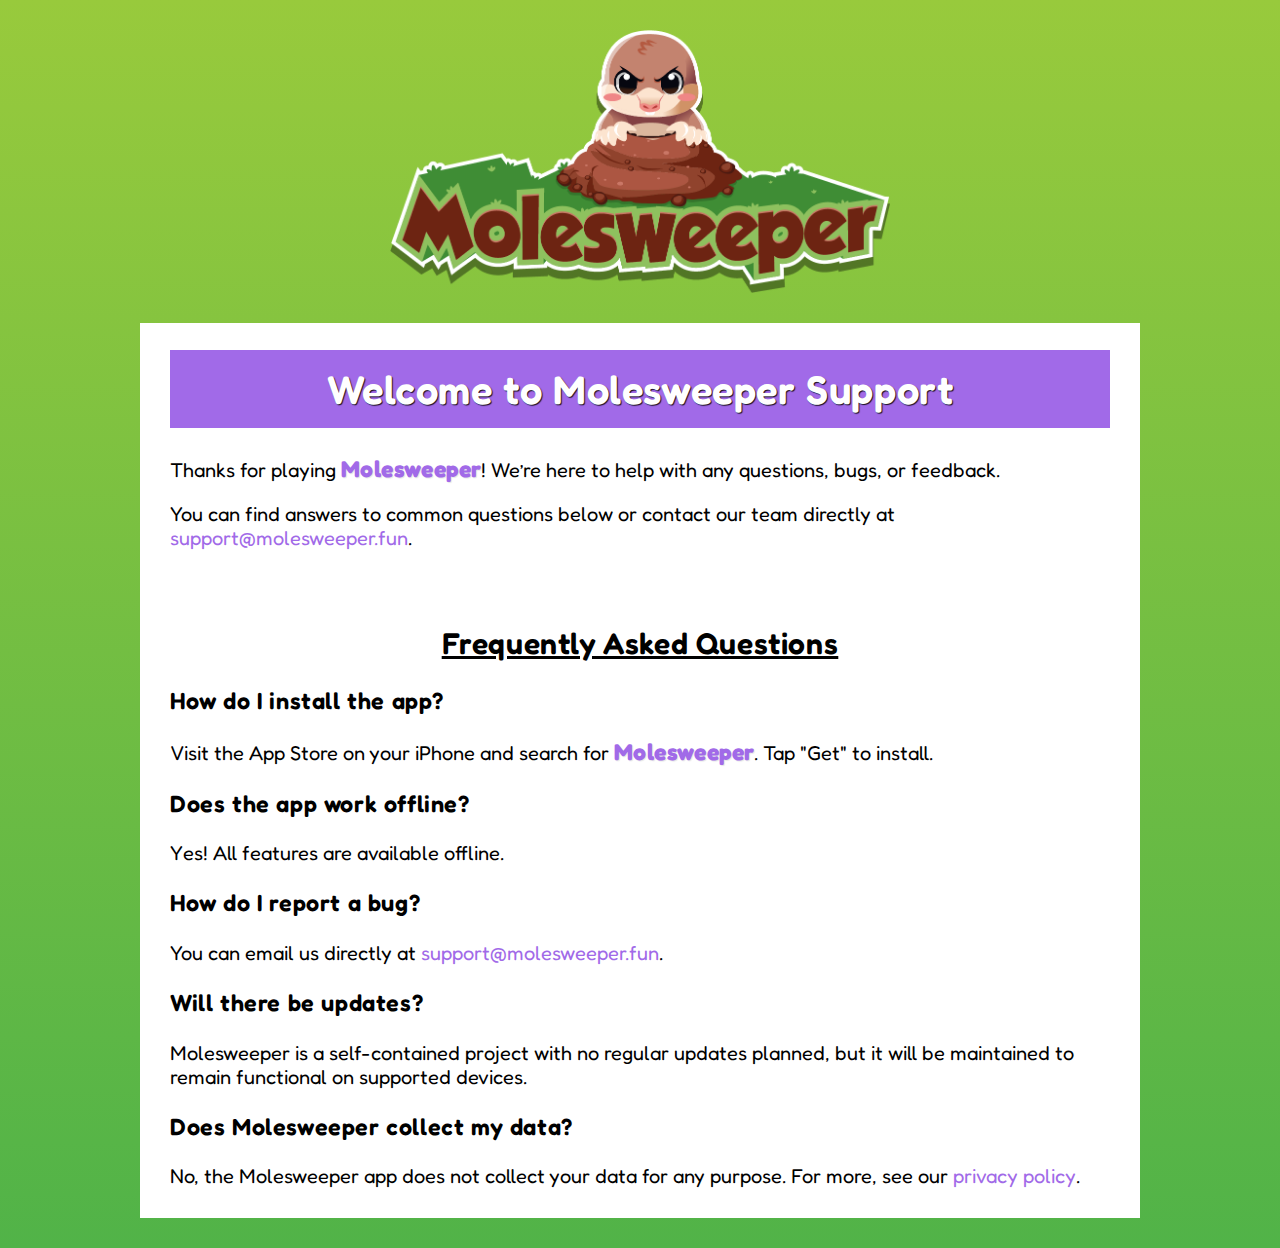
<file: index.html>
<!DOCTYPE html>
<html lang="en">
    <head>
        <meta charset="UTF-8" />
        <meta name="viewport" content="width=device-width, initial-scale=1.0" />
        <title>Molesweeper Support</title>
        <link
            rel="apple-touch-icon"
            sizes="180x180"
            href="/apple-touch-icon.png"
        />
        <link
            rel="icon"
            type="image/png"
            sizes="32x32"
            href="/favicon-32x32.png"
        />
        <link
            rel="icon"
            type="image/png"
            sizes="16x16"
            href="/favicon-16x16.png"
        />
        <link rel="manifest" href="/site.webmanifest" />
        <link rel="preconnect" href="https://fonts.googleapis.com" />
        <link rel="preconnect" href="https://fonts.gstatic.com" crossorigin />
        <link
            href="https://fonts.googleapis.com/css2?family=Fredoka:wght@300..700&display=swap"
            rel="stylesheet"
        />
        <link rel="stylesheet" href="/main.css" />
    </head>
    <body>
        <header>
            <img
                srcset="
                    /img/logo/molesweeper-logo.webp,
                    /img/logo/molesweeper-logo@2x.webp 2x,
                    /img/logo/molesweeper-logo@3x.webp 3x,
                    /img/logo/molesweeper-logo@4x.webp 4x
                "
                alt="Molesweeper logo"
                class="logo"
            />
        </header>
        <main class="content-container">
            <div class="content">
                <section class="landing">
                    <h1>Welcome to Molesweeper Support</h1>
                    <p>
                        Thanks for playing
                        <b class="emphasized">Molesweeper</b>! We’re here to
                        help with any questions, bugs, or feedback.
                    </p>
                    <p>
                        You can find answers to common questions below or
                        contact our team directly at <span id="em-ad-1"></span>.
                    </p>
                </section>
                <section class="faq">
                    <h2>Frequently Asked Questions</h2>
                    <article>
                        <h3>How do I install the app?</h3>
                        <p>
                            Visit the App Store on your iPhone and search for
                            <b class="emphasized">Molesweeper</b>. Tap "Get" to
                            install.
                        </p>
                    </article>
                    <article>
                        <h3>Does the app work offline?</h3>
                        <p>Yes! All features are available offline.</p>
                    </article>
                    <article>
                        <h3>How do I report a bug?</h3>
                        <p>
                            You can email us directly at
                            <span id="em-ad-2"></span>.
                        </p>
                    </article>
                    <article>
                        <h3>Will there be updates?</h3>
                        <p>
                            Molesweeper is a self-contained project with no
                            regular updates planned, but it will be maintained
                            to remain functional on supported devices.
                        </p>
                    </article>
                    <article>
                        <h3>Does Molesweeper collect my data?</h3>
                        <p>
                            No, the Molesweeper app does not collect your data
                            for any purpose. For more, see our
                            <a href="privacy.html">privacy policy</a>.
                        </p>
                    </article>
                </section>
            </div>
        </main>
    </body>
    <script src="/js/emailInjector.js"></script>
</html>
</file>
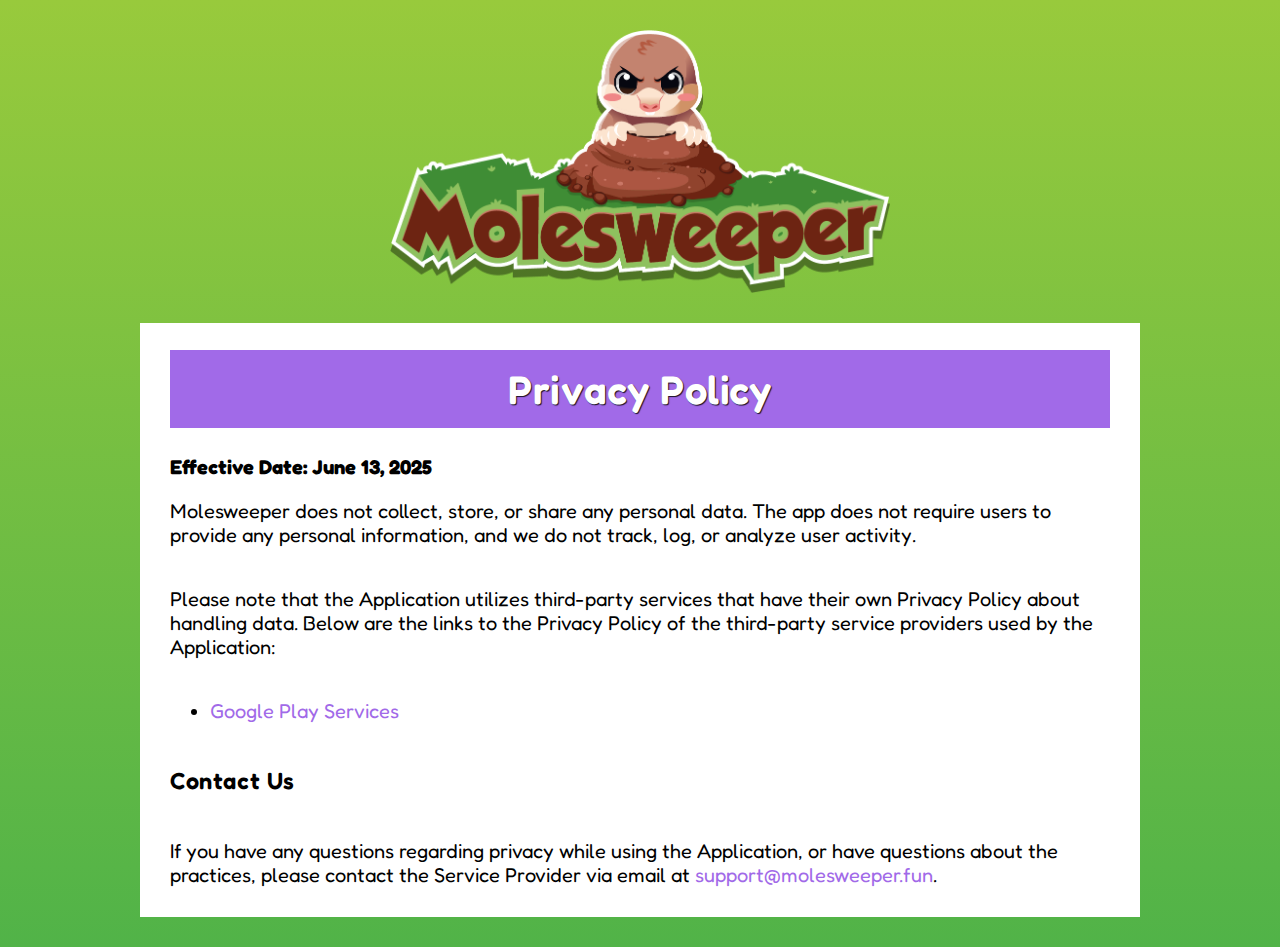
<file: privacy.html>
<!DOCTYPE html>
<html>
    <head>
        <meta charset="UTF-8" />
        <meta name="viewport" content="width=device-width, initial-scale=1.0" />
        <title>Molesweeper Privacy Policy</title>
        <link
            rel="apple-touch-icon"
            sizes="180x180"
            href="/apple-touch-icon.png"
        />
        <link
            rel="icon"
            type="image/png"
            sizes="32x32"
            href="/favicon-32x32.png"
        />
        <link
            rel="icon"
            type="image/png"
            sizes="16x16"
            href="/favicon-16x16.png"
        />
        <link rel="manifest" href="/site.webmanifest" />
        <link rel="preconnect" href="https://fonts.googleapis.com" />
        <link rel="preconnect" href="https://fonts.gstatic.com" crossorigin />
        <link
            href="https://fonts.googleapis.com/css2?family=Fredoka:wght@300..700&display=swap"
            rel="stylesheet"
        />
        <link rel="stylesheet" href="/main.css" />
    </head>
    <body>
        <header>
            <img
                srcset="
                    /img/logo/molesweeper-logo.webp,
                    /img/logo/molesweeper-logo@2x.webp 2x,
                    /img/logo/molesweeper-logo@3x.webp 3x,
                    /img/logo/molesweeper-logo@4x.webp 4x
                "
                alt="Molesweeper logo"
                class="logo"
            />
        </header>
        <main class="content-container">
            <div class="content">
                <h1>Privacy Policy</h1>
                <b>Effective Date: June 13, 2025</b>
                <p>
                    Molesweeper does not collect, store, or share any personal
                    data. The app does not require users to provide any personal
                    information, and we do not track, log, or analyze user
                    activity.
                </p>

                <p>
                    Please note that the Application utilizes third-party
                    services that have their own Privacy Policy about handling
                    data. Below are the links to the Privacy Policy of the
                    third-party service providers used by the Application:
                </p>
                <ul>
                    <li>
                        <a
                            href="https://www.google.com/policies/privacy/"
                            target="_blank"
                            rel="noopener noreferrer"
                            >Google Play Services</a
                        >
                    </li>
                    <!----><!----><!----><!----><!----><!----><!----><!----><!----><!----><!----><!----><!----><!----><!----><!----><!----><!----><!----><!----><!----><!----><!----><!----><!----><!----><!----><!----><!----><!----><!---->
                </ul>
                <h3>Contact Us</h3>
                <p>
                    If you have any questions regarding privacy while using the
                    Application, or have questions about the practices, please
                    contact the Service Provider via email at
                    <span id="em-ad-3"></span>.
                </p>
            </div>
        </main>
    </body>
    <script src="/js/emailInjectorPrivacy.js"></script>
</html>
</file>
<file: main.css>
:root {
    --light-green: #98ca3c;
    --dark-green: #51b348;
    --light-purple: #a16ae8;
    font-family: "Fredoka";
    font-size: 1.25rem;
}

header {
    display: flex;
    justify-content: center;
    align-items: center;
    padding-bottom: 30px;
    padding-top: 30px;
}
body {
    background-image: linear-gradient(var(--light-green), var(--dark-green));
    height: 100%;
    width: 100%;
    color: black;
    padding: 0;
    margin: 0;
}

h1,
h2,
h3,
h4 {
    font-weight: 600;
    letter-spacing: 0.03rem;
}

h1 {
    text-align: center;
    background-color: var(--light-purple);
    padding: 15px;
    color: white;
    text-shadow: 1px 1px 1px rgba(0, 0, 0, 0.854);
}

h2 {
    text-align: center;
    text-decoration: underline;
}

.emphasized {
    color: var(--light-purple);
    letter-spacing: 0.02rem;
    font-size: 1.15rem;
    text-shadow: 1px 1px 1px rgba(0, 0, 0, 0.1);
}

a,
a:visited {
    color: var(--light-purple);
    text-decoration: none;
}

.content-container {
    max-width: 1000px;
    width: 90vw;
    margin-left: auto;
    margin-right: auto;
}

.content {
    display: flex;
    flex-direction: column;
    background-color: white;
    padding: 0 30px 10px 30px;
    margin-bottom: 30px;
}

.logo {
    max-width: 500px;
    width: 85%;
    align-self: center;
    display: block;
}

.faq {
    margin-top: 30px;
}

@media (max-width: 700px) {
    .content-container {
        width: 95vw;
    }

    .content {
        padding: 0 15px 10px 15px;
    }

    h1 {
        font-size: 1.5rem;
    }

    h2 {
        font-size: 1.2rem;
    }

    h3 {
        font-size: 1rem;
    }
}
</file>
